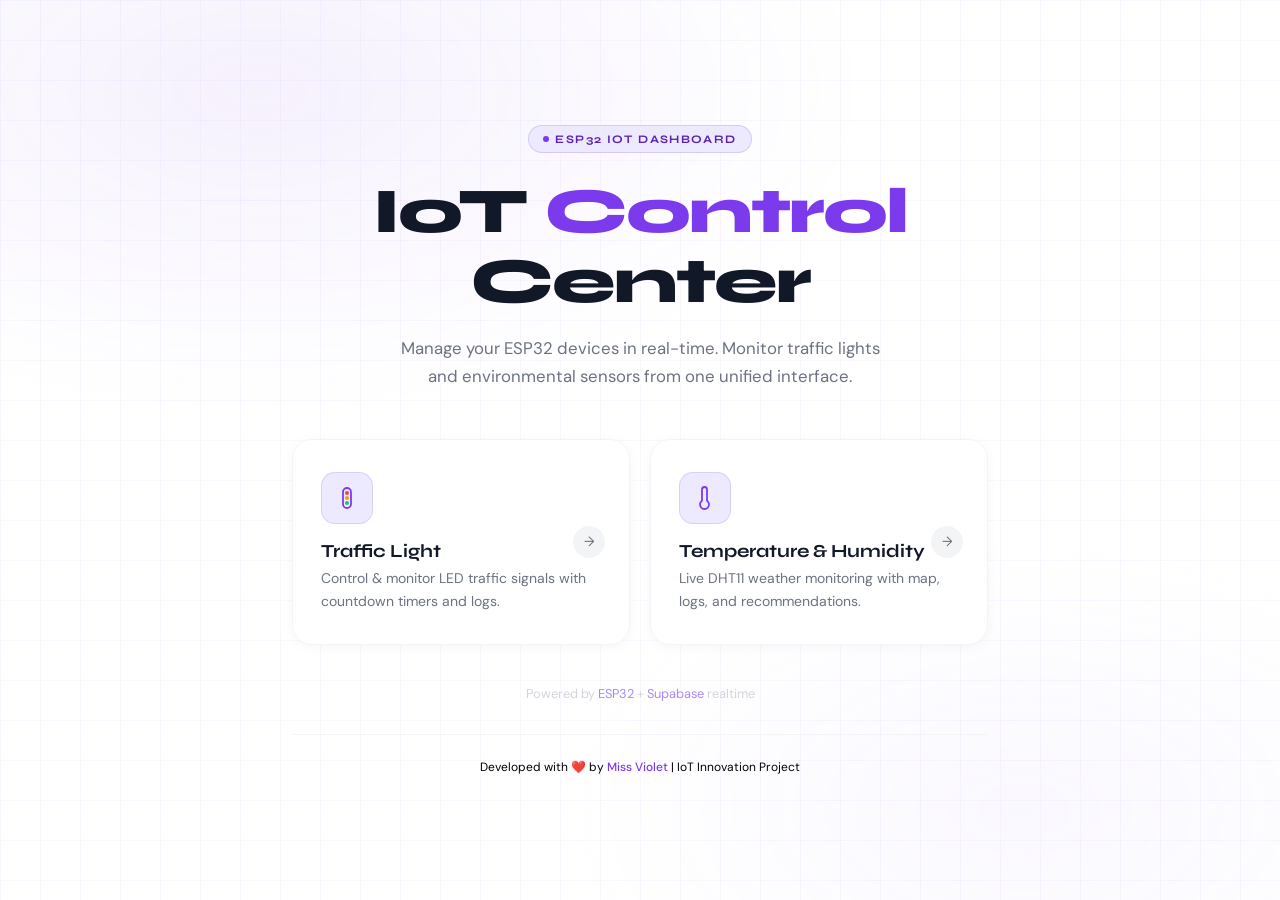
<file: index.html>
<!DOCTYPE html>
<html lang="en">

<head>
    <meta charset="UTF-8" />
    <meta name="viewport" content="width=device-width, initial-scale=1.0" />
    <title>IoT Control Center</title>
    <link
        href="https://fonts.googleapis.com/css2?family=Syne:wght@400;600;700;800&family=DM+Sans:wght@300;400;500&display=swap"
        rel="stylesheet" />
    <style>
        *,
        *::before,
        *::after {
            box-sizing: border-box;
            margin: 0;
            padding: 0;
        }

        :root {
            --purple: #7c3aed;
            --purple-light: #a78bfa;
            --purple-dark: #5b21b6;
            --purple-soft: #ede9fe;
            --white: #ffffff;
            --gray-50: #f9fafb;
            --gray-100: #f3f4f6;
            --gray-300: #d1d5db;
            --gray-500: #6b7280;
            --gray-700: #374151;
            --gray-900: #111827;
        }

        body {
            font-family: 'DM Sans', sans-serif;
            background: var(--white);
            min-height: 100vh;
            display: flex;
            flex-direction: column;
            align-items: center;
            justify-content: center;
            position: relative;
        }

        /* Background pattern */
        body::before {
            content: '';
            position: fixed;
            inset: 0;
            background:
                radial-gradient(ellipse 80% 60% at 20% 10%, rgba(124, 58, 237, 0.07) 0%, transparent 60%),
                radial-gradient(ellipse 60% 50% at 80% 90%, rgba(167, 139, 250, 0.06) 0%, transparent 60%);
            pointer-events: none;
        }

        .grid-bg {
            position: fixed;
            inset: 0;
            background-image:
                linear-gradient(rgba(124, 58, 237, 0.04) 1px, transparent 1px),
                linear-gradient(90deg, rgba(124, 58, 237, 0.04) 1px, transparent 1px);
            background-size: 40px 40px;
            pointer-events: none;
        }

        .container {
            position: relative;
            z-index: 1;
            text-align: center;
            padding: 2rem;
            max-width: 760px;
            width: 100%;
        }

        .badge {
            display: inline-flex;
            align-items: center;
            gap: 6px;
            background: var(--purple-soft);
            color: var(--purple-dark);
            font-family: 'Syne', sans-serif;
            font-size: 0.72rem;
            font-weight: 700;
            letter-spacing: 0.12em;
            text-transform: uppercase;
            padding: 6px 14px;
            border-radius: 100px;
            border: 1px solid rgba(124, 58, 237, 0.18);
            margin-bottom: 1.5rem;
        }

        .badge-dot {
            width: 6px;
            height: 6px;
            background: var(--purple);
            border-radius: 50%;
            animation: pulse-dot 2s ease-in-out infinite;
        }

        @keyframes pulse-dot {

            0%,
            100% {
                opacity: 1;
                transform: scale(1);
            }

            50% {
                opacity: 0.5;
                transform: scale(0.7);
            }
        }

        h1 {
            font-family: 'Syne', sans-serif;
            font-size: clamp(2.4rem, 6vw, 4rem);
            font-weight: 800;
            color: var(--gray-900);
            line-height: 1.1;
            margin-bottom: 1rem;
            letter-spacing: -0.03em;
        }

        h1 span {
            color: var(--purple);
        }

        .subtitle {
            color: var(--gray-500);
            font-size: 1.05rem;
            font-weight: 400;
            line-height: 1.7;
            margin-bottom: 3rem;
            max-width: 480px;
            margin-left: auto;
            margin-right: auto;
        }

        .cards {
            display: grid;
            grid-template-columns: 1fr 1fr;
            gap: 1.25rem;
        }

        .card {
            background: var(--white);
            border: 1.5px solid var(--gray-100);
            border-radius: 20px;
            padding: 2rem 1.75rem;
            text-decoration: none;
            display: flex;
            flex-direction: column;
            align-items: flex-start;
            gap: 1rem;
            position: relative;
            overflow: hidden;
            transition: all 0.28s cubic-bezier(0.34, 1.56, 0.64, 1);
            box-shadow: 0 2px 12px rgba(0, 0, 0, 0.04);
        }

        .card::before {
            content: '';
            position: absolute;
            inset: 0;
            background: linear-gradient(135deg, var(--purple-soft) 0%, transparent 60%);
            opacity: 0;
            transition: opacity 0.3s ease;
        }

        .card:hover {
            transform: translateY(-5px) scale(1.01);
            border-color: var(--purple-light);
            box-shadow: 0 16px 40px rgba(124, 58, 237, 0.14);
        }

        .card:hover::before {
            opacity: 1;
        }

        .card-icon {
            position: relative;
            z-index: 1;
            width: 52px;
            height: 52px;
            background: var(--purple-soft);
            border-radius: 14px;
            display: flex;
            align-items: center;
            justify-content: center;
            font-size: 1.5rem;
            border: 1px solid rgba(124, 58, 237, 0.15);
        }

        .card-content {
            position: relative;
            z-index: 1;
            text-align: left;
        }

        .card-title {
            font-family: 'Syne', sans-serif;
            font-size: 1.15rem;
            font-weight: 700;
            color: var(--gray-900);
            margin-bottom: 0.35rem;
        }

        .card-desc {
            font-size: 0.875rem;
            color: var(--gray-500);
            line-height: 1.6;
        }

        .card-arrow {
            position: absolute;
            right: 1.5rem;
            top: 50%;
            transform: translateY(-50%);
            width: 32px;
            height: 32px;
            background: var(--gray-100);
            border-radius: 50%;
            display: flex;
            align-items: center;
            justify-content: center;
            color: var(--gray-500);
            font-size: 0.85rem;
            transition: all 0.25s ease;
            z-index: 1;
        }

        .card:hover .card-arrow {
            background: var(--purple);
            color: white;
            transform: translateY(-50%) translateX(2px);
        }

        .footer-note {
            margin-top: 2.5rem;
            font-size: 0.8rem;
            color: var(--gray-300);
        }

        .footer-note span {
            color: var(--purple-light);
        }

        /* Developer footer */
        .developer-footer {
            margin-top: 2rem;
            padding-top: 1.5rem;
            border-top: 1px solid var(--gray-100);
            text-align: center;
            font-size: 0.75rem;
            color: var(--gray-400);
        }

        .developer-footer .heart {
            color: #ef4444;
            display: inline-block;
            animation: heartBeat 1.2s ease-in-out infinite;
        }

        @keyframes heartBeat {

            0%,
            100% {
                transform: scale(1);
            }

            50% {
                transform: scale(1.12);
            }
        }

        .developer-footer a {
            color: var(--purple);
            text-decoration: none;
            font-weight: 500;
            transition: color 0.2s ease;
        }

        .developer-footer a:hover {
            color: var(--purple-dark);
            text-decoration: underline;
        }

        @media (max-width: 540px) {
            .cards {
                grid-template-columns: 1fr;
            }
        }
    </style>
</head>

<body>
    <div class="grid-bg"></div>
    <div class="container">
        <div class="badge">
            <div class="badge-dot"></div>
            ESP32 IoT Dashboard
        </div>
        <h1>IoT <span>Control</span><br />Center</h1>
        <p class="subtitle">Manage your ESP32 devices in real-time. Monitor traffic lights and environmental sensors
            from one unified interface.</p>

        <div class="cards">
            <a href="traffic.html" class="card">
                <div class="card-icon">
                    <svg width="24" height="24" viewBox="0 0 24 24" fill="none" xmlns="http://www.w3.org/2000/svg">
                        <rect x="8" y="2" width="8" height="20" rx="4" stroke="#7c3aed" stroke-width="1.8" />
                        <circle cx="12" cy="7" r="2" fill="#ef4444" />
                        <circle cx="12" cy="12" r="2" fill="#f59e0b" />
                        <circle cx="12" cy="17" r="2" fill="#22c55e" />
                    </svg>
                </div>
                <div class="card-content">
                    <div class="card-title">Traffic Light</div>
                    <div class="card-desc">Control & monitor LED traffic signals with countdown timers and logs.</div>
                </div>
                <div class="card-arrow">→</div>
            </a>

            <a href="temperature.html" class="card">
                <div class="card-icon">
                    <svg width="24" height="24" viewBox="0 0 24 24" fill="none" xmlns="http://www.w3.org/2000/svg">
                        <path d="M14 14.76V3.5a2.5 2.5 0 0 0-5 0v11.26a4.5 4.5 0 1 0 5 0z" stroke="#7c3aed"
                            stroke-width="1.8" stroke-linecap="round" stroke-linejoin="round" />
                    </svg>
                </div>
                <div class="card-content">
                    <div class="card-title">Temperature & Humidity</div>
                    <div class="card-desc">Live DHT11 weather monitoring with map, logs, and recommendations.</div>
                </div>
                <div class="card-arrow">→</div>
            </a>
        </div>

        <p class="footer-note">Powered by <span>ESP32</span> + <span>Supabase</span> realtime</p>

        <div class="developer-footer">
            <span>Developed with <span class="heart">❤️</span> by <a href="https://github.com/MissViolet88/LEDandTEMP" target="_blank">Miss Violet</a> | IoT
                Innovation Project</span>
        </div>
    </div>
</body>

</html>
</file>
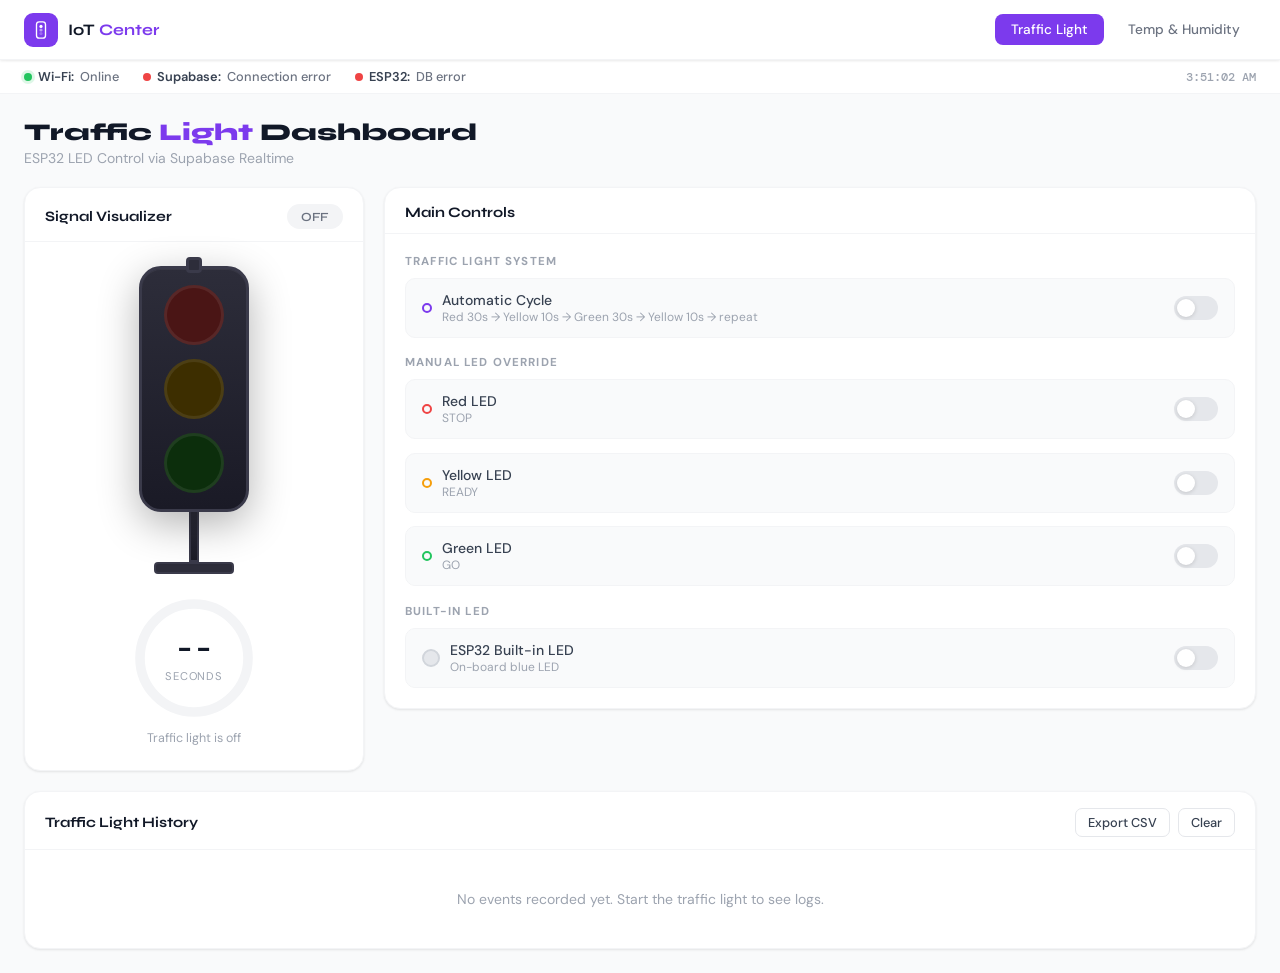
<file: traffic.html>
<!DOCTYPE html>
<html lang="en">

<head>
  <meta charset="UTF-8" />
  <meta name="viewport" content="width=device-width, initial-scale=1.0, user-scalable=yes" />
  <title>Traffic Light Dashboard — Real‑time Status</title>
  <link
    href="https://fonts.googleapis.com/css2?family=Syne:wght@400;600;700;800&family=DM+Mono:wght@400;500&family=DM+Sans:wght@300;400;500;600&display=swap"
    rel="stylesheet" />
    <link rel="stylesheet" href="traffic.css">
</head>

<body>

  <nav class="topnav">
    <a href="index.html" class="nav-brand">
      <div class="nav-logo"><svg viewBox="0 0 20 20" fill="none">
          <rect x="5" y="1" width="10" height="18" rx="3" stroke="white" stroke-width="1.5" />
          <circle cx="10" cy="6" r="1.8" fill="white" />
          <circle cx="10" cy="10" r="1.8" fill="white" opacity="0.5" />
          <circle cx="10" cy="14" r="1.8" fill="white" opacity="0.25" />
        </svg></div>
      <span class="nav-title">IoT <span>Center</span></span>
    </a>
    <div class="nav-links"><a href="#" class="nav-btn active">Traffic Light</a><a href="temperature.html" class="nav-btn inactive">Temp
        & Humidity</a></div>
  </nav>

  <div class="status-bar">
    <div class="status-item">
      <div class="status-dot connecting" id="sb-wifi-dot"></div><span class="status-label">Wi-Fi:</span><span
        id="sb-wifi-text">Checking...</span>
    </div>
    <div class="status-item">
      <div class="status-dot connecting" id="sb-db-dot"></div><span class="status-label">Supabase:</span><span
        id="sb-db-text">Connecting...</span>
    </div>
    <div class="status-item">
      <div class="status-dot connecting" id="sb-esp-dot"></div><span class="status-label">ESP32:</span><span
        id="sb-esp-text">Waiting...</span>
    </div>
    <div class="status-item" style="margin-left:auto"><span
        style="font-family:'DM Mono',monospace;font-size:0.78rem;color:var(--gray-400)" id="sb-time">--:--:--</span>
    </div>
  </div>

  <div class="main-wrap">
    <div class="page-header">
      <div>
        <div class="page-title">Traffic <span>Light</span> Dashboard</div>
        <div class="page-subtitle">ESP32 LED Control via Supabase Realtime</div>
      </div>
    </div>
    <div style="display:flex;flex-direction:column;gap:1.25rem;">
      <div class="card">
        <div class="card-header"><span class="card-title-sm">Signal Visualizer</span><span class="phase-badge off"
            id="phase-badge">OFF</span></div>
        <div class="tl-visual-wrap">
          <div class="tl-housing">
            <div class="tl-bulb red-off" id="bulb-red"></div>
            <div class="tl-bulb yellow-off" id="bulb-yellow"></div>
            <div class="tl-bulb green-off" id="bulb-green"></div>
          </div>
          <div class="tl-post"></div>
          <div class="tl-base"></div>
          <div class="countdown-wrap">
            <div class="countdown-ring-container"><svg viewBox="0 0 100 100">
                <circle class="countdown-ring-bg" cx="50" cy="50" r="45" />
                <circle class="countdown-ring-progress" id="ring-progress" cx="50" cy="50" r="45" />
              </svg>
              <div class="countdown-center">
                <div class="countdown-number" id="countdown-num">--</div>
                <div class="countdown-label">seconds</div>
              </div>
            </div>
            <div style="font-size:0.78rem;color:var(--gray-400);text-align:center;margin-top:4px"
              id="countdown-phase-label">Traffic light is off</div>
          </div>
        </div>
      </div>
    </div>
    <div class="right-col">
      <div class="card">
        <div class="card-header"><span class="card-title-sm">Main Controls</span></div>
        <div class="card-body">
          <div class="controls-grid">
            <div class="control-section-label">Traffic Light System</div>
            <div class="control-row" id="row-tl-auto">
              <div class="control-row-info">
                <div class="control-indicator ci-purple" id="ci-auto"></div>
                <div>
                  <div class="control-label">Automatic Cycle</div>
                  <div class="control-sublabel">Red 30s → Yellow 10s → Green 30s → Yellow 10s → repeat</div>
                </div>
              </div><label class="toggle-switch"><input type="checkbox" id="toggle-auto" />
                <div class="toggle-track"></div>
              </label>
            </div>
            <div class="control-section-label" style="margin-top:0.25rem">Manual LED Override</div>
            <div class="control-row" id="row-led-red">
              <div class="control-row-info">
                <div class="control-indicator ci-red" id="ci-red"></div>
                <div>
                  <div class="control-label">Red LED</div>
                  <div class="control-sublabel">STOP</div>
                </div>
              </div><label class="toggle-switch"><input type="checkbox" id="toggle-red" />
                <div class="toggle-track"></div>
              </label>
            </div>
            <div class="control-row" id="row-led-yellow">
              <div class="control-row-info">
                <div class="control-indicator ci-yellow" id="ci-yellow"></div>
                <div>
                  <div class="control-label">Yellow LED</div>
                  <div class="control-sublabel">READY</div>
                </div>
              </div><label class="toggle-switch"><input type="checkbox" id="toggle-yellow" />
                <div class="toggle-track"></div>
              </label>
            </div>
            <div class="control-row" id="row-led-green">
              <div class="control-row-info">
                <div class="control-indicator ci-green" id="ci-green"></div>
                <div>
                  <div class="control-label">Green LED</div>
                  <div class="control-sublabel">GO</div>
                </div>
              </div><label class="toggle-switch"><input type="checkbox" id="toggle-green" />
                <div class="toggle-track"></div>
              </label>
            </div>
            <div class="control-section-label" style="margin-top:0.25rem">Built-in LED</div>
            <div class="control-row" id="row-led-builtin">
              <div class="control-row-info">
                <div class="builtin-led-indicator" id="builtin-indicator"></div>
                <div>
                  <div class="control-label">ESP32 Built-in LED</div>
                  <div class="control-sublabel">On-board blue LED</div>
                </div>
              </div><label class="toggle-switch"><input type="checkbox" id="toggle-builtin" />
                <div class="toggle-track"></div>
              </label>
            </div>
          </div>
        </div>
      </div>
    </div>

    <div class="card history-panel">
      <div class="card-header"><span class="card-title-sm">Traffic Light History</span>
        <div class="log-controls"><button class="btn-sm" onclick="exportLogs()">Export CSV</button><button
            class="btn-sm danger" onclick="clearLogs()">Clear</button></div>
      </div>
      <div class="log-list" id="log-list">
        <div class="log-empty">No events recorded yet. Start the traffic light to see logs.</div>
      </div>
    </div>
  </div>

  <script>
    // ---------- SUPABASE CONFIG ----------
    const SUPABASE_URL = 'https://ubuylcmjaswfsphytzkr.supabase.co';
    const SUPABASE_KEY = 'eyJhbGciOiJIUzI1NiIsInR5cCI6IkpXVCJ9.eyJpc3MiOiJzdXBhYmFzZSIsInJlZiI6InVidXlsY21qYXN3ZnNwaHl0emtyIiwicm9sZSI6ImFub24iLCJpYXQiOjE3NzUwMjU5MjAsImV4cCI6MjA5MDYwMTkyMH0.-Gl_YIGZJB0XZcKnqAvPRnPhc9Ks4gxz2z42xlRtik8';
    const TABLE_CONTROL = 'traffic_control';
    const TABLE_LOGS = 'traffic_logs';
    let supabaseOperational = false;
    let pollInterval = null;
    let logItems = [];
    let activeTimer = null;
    let currentCycle = null;      // { phase, countdown, maxTime, mode }
    let lastKnownControl = null;

    // UI elements
    const sbWifiDot = document.getElementById('sb-wifi-dot');
    const sbWifiText = document.getElementById('sb-wifi-text');
    const sbDbDot = document.getElementById('sb-db-dot');
    const sbDbText = document.getElementById('sb-db-text');
    const sbEspDot = document.getElementById('sb-esp-dot');
    const sbEspText = document.getElementById('sb-esp-text');

    function setStatus(key, state, text) {
      const dot = document.getElementById(`sb-${key}-dot`);
      const span = document.getElementById(`sb-${key}-text`);
      if (dot) dot.className = `status-dot ${state}`;
      if (span) span.textContent = text;
    }

    // Core fetch helper with connection validation
    async function supabaseFetch(path, options = {}) {
      const url = `${SUPABASE_URL}/rest/v1/${path}`;
      const headers = {
        'apikey': SUPABASE_KEY,
        'Authorization': `Bearer ${SUPABASE_KEY}`,
        'Content-Type': 'application/json',
        ...options.headers
      };
      try {
        const res = await fetch(url, { ...options, headers });
        if (!res.ok) throw new Error(`HTTP ${res.status}`);
        const contentType = res.headers.get('content-type');
        if (contentType && contentType.includes('application/json')) return await res.json();
        return null;
      } catch (err) {
        console.warn('[Supabase]', err);
        return null;
      }
    }

    async function testConnection() {
      setStatus('wifi', navigator.onLine ? 'connecting' : 'disconnected', navigator.onLine ? 'Checking...' : 'Offline');
      if (!navigator.onLine) {
        setStatus('wifi', 'disconnected', 'Offline');
        setStatus('db', 'disconnected', 'No network');
        setStatus('esp', 'disconnected', 'Unreachable');
        supabaseOperational = false;
        return false;
      }
      setStatus('wifi', 'connected', 'Online');
      try {
        const test = await supabaseFetch(`${TABLE_CONTROL}?id=eq.1&select=id`, { method: 'GET' });
        if (test && (Array.isArray(test) || test.id)) {
          supabaseOperational = true;
          setStatus('db', 'connected', 'Connected');
          await ensureControlRow();
          return true;
        }
        throw new Error('No data');
      } catch (e) {
        supabaseOperational = false;
        setStatus('db', 'disconnected', 'Connection error');
        return false;
      }
    }

    async function ensureControlRow() {
      const rows = await supabaseFetch(`${TABLE_CONTROL}?id=eq.1`);
      if (!rows || rows.length === 0) {
        await supabaseFetch(TABLE_CONTROL, { method: 'POST', body: JSON.stringify({ id: 1, mode: 'off', led_red: false, led_yellow: false, led_green: false, led_builtin: false }) });
      }
    }

    async function pushControl(update) {
      if (!supabaseOperational) return false;
      await supabaseFetch(`${TABLE_CONTROL}?id=eq.1`, { method: 'PATCH', body: JSON.stringify({ ...update, updated_at: new Date().toISOString() }) });
      return true;
    }

    async function pushLog(color, message) {
      if (!supabaseOperational) return;
      await supabaseFetch(TABLE_LOGS, { method: 'POST', body: JSON.stringify({ color, message, ts: new Date().toISOString() }) });
    }

    async function loadLogsFromDB() {
      if (!supabaseOperational) return;
      const rows = await supabaseFetch(`${TABLE_LOGS}?order=ts.desc&limit=100`);
      if (rows && Array.isArray(rows)) {
        logItems = rows.map(r => ({ color: r.color, message: r.message, ts: new Date(r.ts).toLocaleTimeString() })).reverse();
        renderLogs();
      }
    }

    function addLog(color, message) {
      logItems.push({ color, message, ts: new Date().toLocaleTimeString() });
      renderLogs();
    }

    function renderLogs() {
      const container = document.getElementById('log-list');
      if (logItems.length === 0) { container.innerHTML = '<div class="log-empty">No events recorded yet. Start the traffic light to see logs.</div>'; return; }
      container.innerHTML = [...logItems].reverse().map(l => `<div class="log-item"><div class="log-dot ${l.color}"></div><span class="log-text">${l.message}</span><span class="log-time">${l.ts}</span></div>`).join('');
    }

    function clearLogs() { logItems = []; renderLogs(); }
    function exportLogs() { if (!logItems.length) return alert('No logs'); const csv = ['Timestamp,Color,Message', ...logItems.map(l => `"${l.ts}","${l.color}","${l.message}"`)].join('\n'); const a = document.createElement('a'); a.href = URL.createObjectURL(new Blob([csv], { type: 'text/csv' })); a.download = 'traffic_logs.csv'; a.click(); URL.revokeObjectURL(a.href); }

    // Traffic Light visuals
    function allBulbsOff() { document.getElementById('bulb-red').className = 'tl-bulb red-off'; document.getElementById('bulb-yellow').className = 'tl-bulb yellow-off'; document.getElementById('bulb-green').className = 'tl-bulb green-off'; }
    function applyVisualState(state) {
      allBulbsOff();
      if (state.led_red) document.getElementById('bulb-red').className = 'tl-bulb red-on';
      if (state.led_yellow) document.getElementById('bulb-yellow').className = 'tl-bulb yellow-on';
      if (state.led_green) document.getElementById('bulb-green').className = 'tl-bulb green-on';
      const bi = document.getElementById('builtin-indicator'); bi.className = state.led_builtin ? 'builtin-led-indicator on' : 'builtin-led-indicator';
      document.querySelectorAll('.control-row').forEach(r => r.classList.remove('active-mode'));
      const modeMap = { auto: 'row-tl-auto', led_red: 'row-led-red', led_yellow: 'row-led-yellow', led_green: 'row-led-green', led_builtin: 'row-led-builtin' };
      if (state.mode && modeMap[state.mode]) document.getElementById(modeMap[state.mode])?.classList.add('active-mode');
      const setCI = (id, on) => { const el = document.getElementById(id); if (el) on ? el.classList.add('on') : el.classList.remove('on'); };
      setCI('ci-auto', state.mode === 'auto'); setCI('ci-red', state.led_red); setCI('ci-yellow', state.led_yellow); setCI('ci-green', state.led_green);
    }

    function stopAutoTimer() { if (activeTimer) { clearInterval(activeTimer); activeTimer = null; } currentCycle = null; document.getElementById('phase-badge').className = 'phase-badge off'; document.getElementById('phase-badge').textContent = 'OFF'; document.getElementById('countdown-phase-label').textContent = 'Traffic light is off'; document.getElementById('countdown-num').textContent = '--'; const ring = document.getElementById('ring-progress'); ring.style.strokeDasharray = 283; ring.style.strokeDashoffset = 283; }

    const PHASES = [{ name: 'red', bulb: 'red', duration: 30, label: 'STOP', badgeCls: 'red', desc: 'Red light active — STOP', next: 'yellow_before_green' }, { name: 'yellow_before_green', bulb: 'yellow', duration: 10, label: 'READY', badgeCls: 'yellow', desc: 'Yellow light — Prepare to GO', next: 'green' }, { name: 'green', bulb: 'green', duration: 30, label: 'GO', badgeCls: 'green', desc: 'Green light active — GO', next: 'yellow_before_red' }, { name: 'yellow_before_red', bulb: 'yellow', duration: 10, label: 'READY', badgeCls: 'yellow', desc: 'Yellow light — Prepare to STOP', next: 'red' }];

    function startAutoCycle() {
      stopAutoTimer();
      let phaseIndex = 0; // start red
      function applyPhaseAndTimer(phaseObj, remainingSeconds) {
        allBulbsOff(); document.getElementById(`bulb-${phaseObj.bulb}`).className = `tl-bulb ${phaseObj.bulb}-on`;
        const badge = document.getElementById('phase-badge'); badge.className = `phase-badge ${phaseObj.badgeCls}`; badge.textContent = phaseObj.label;
        document.getElementById('countdown-phase-label').textContent = phaseObj.desc;
        const ring = document.getElementById('ring-progress'); const ringColors = { red: '#ef4444', yellow: '#f59e0b', green: '#22c55e' }; ring.style.stroke = ringColors[phaseObj.bulb];
        currentCycle = { phase: phaseObj.name, countdown: remainingSeconds, maxTime: phaseObj.duration };
        updateRingAndNumber();
        pushControl({ mode: 'auto', led_red: phaseObj.bulb === 'red', led_yellow: phaseObj.bulb === 'yellow', led_green: phaseObj.bulb === 'green', led_builtin: false });
        addLog(phaseObj.bulb, `Auto → ${phaseObj.label} (${phaseObj.duration}s)`);
      }
      function updateRingAndNumber() { if (!currentCycle) return; const num = document.getElementById('countdown-num'); num.textContent = String(currentCycle.countdown).padStart(2, '0'); const circ = 283; const pct = currentCycle.countdown / currentCycle.maxTime; document.getElementById('ring-progress').style.strokeDasharray = circ; document.getElementById('ring-progress').style.strokeDashoffset = circ * (1 - pct); }
      let currentPhaseObj = PHASES[0];
      let remaining = currentPhaseObj.duration;
      applyPhaseAndTimer(currentPhaseObj, remaining);
      activeTimer = setInterval(() => { if (!currentCycle) return; currentCycle.countdown--; updateRingAndNumber(); if (currentCycle.countdown <= 0) { phaseIndex = (phaseIndex + 1) % PHASES.length; currentPhaseObj = PHASES[phaseIndex]; remaining = currentPhaseObj.duration; currentCycle = { phase: currentPhaseObj.name, countdown: remaining, maxTime: currentPhaseObj.duration }; applyPhaseAndTimer(currentPhaseObj, remaining); } }, 1000);
    }

    async function handleToggle(key, value) {
      if (value) { ['auto', 'led_red', 'led_yellow', 'led_green', 'led_builtin'].forEach(k => { if (k !== key) { const el = document.getElementById('toggle-' + k.replace('led_', '')); if (el) el.checked = false; } }); }
      stopAutoTimer();
      const update = { mode: value ? key : 'off', led_red: false, led_yellow: false, led_green: false, led_builtin: false };
      if (value && key !== 'auto') update[key] = true;
      await pushControl(update);
      if (value && key === 'auto') { startAutoCycle(); addLog('info', 'Automatic cycle started — RED first'); pushLog('info', 'Automatic cycle started'); }
      else if (value) { const labelMap = { led_red: 'Manual: Red LED ON', led_yellow: 'Manual: Yellow LED ON', led_green: 'Manual: Green LED ON', led_builtin: 'Built-in LED ON' }; addLog(key.replace('led_', ''), labelMap[key]); pushLog(key.replace('led_', ''), labelMap[key]); }
      else { addLog('system', 'All functions turned off'); pushLog('system', 'All functions turned off'); }
      applyVisualState(update);
    }

    // ESP32 heartbeat polling + status fix (no more stuck "connecting")
    async function pollESPHeartbeat() {
      if (!supabaseOperational) { setStatus('esp', 'disconnected', 'DB offline'); return; }
      try {
        const rows = await supabaseFetch(`${TABLE_CONTROL}?id=eq.1&select=esp_heartbeat`);
        if (!rows || rows.length === 0) { setStatus('esp', 'connecting', 'No data'); return; }
        const heartbeat = rows[0]?.esp_heartbeat;
        if (!heartbeat) { setStatus('esp', 'connecting', 'Waiting for first ping'); return; }
        const diff = Date.now() - new Date(heartbeat).getTime();
        if (diff < 14000) setStatus('esp', 'connected', 'Online');
        else if (diff < 60000) setStatus('esp', 'connecting', `Idle (${Math.round(diff / 1000)}s ago)`);
        else setStatus('esp', 'disconnected', 'Offline');
      } catch (e) { setStatus('esp', 'disconnected', 'Error'); }
    }

    async function syncControlFromDB() {
      if (!supabaseOperational) return;
      const rows = await supabaseFetch(`${TABLE_CONTROL}?id=eq.1`);
      if (!rows || rows.length === 0) return;
      const control = rows[0];
      if (lastKnownControl && JSON.stringify(lastKnownControl) === JSON.stringify(control)) return;
      lastKnownControl = control;
      // sync toggles UI without recursion
      document.getElementById('toggle-auto').checked = (control.mode === 'auto');
      document.getElementById('toggle-red').checked = control.led_red;
      document.getElementById('toggle-yellow').checked = control.led_yellow;
      document.getElementById('toggle-green').checked = control.led_green;
      document.getElementById('toggle-builtin').checked = control.led_builtin;
      if (control.mode !== 'auto') stopAutoTimer();
      else if (control.mode === 'auto' && !activeTimer) startAutoCycle();
      applyVisualState(control);
    }

    // main status refresh: resolves "Connecting, checking, waiting even when connected"
    async function refreshFullStatus() {
      const online = navigator.onLine;
      if (!online) { setStatus('wifi', 'disconnected', 'Offline'); setStatus('db', 'disconnected', 'No network'); setStatus('esp', 'disconnected', 'Unreachable'); supabaseOperational = false; return; }
      setStatus('wifi', 'connected', 'Online');
      const dbOk = await testConnection();
      if (dbOk) { await syncControlFromDB(); await loadLogsFromDB(); await pollESPHeartbeat(); }
      else { setStatus('esp', 'disconnected', 'DB error'); }
    }

    // attach toggle listeners
    document.getElementById('toggle-auto').addEventListener('change', (e) => handleToggle('auto', e.target.checked));
    document.getElementById('toggle-red').addEventListener('change', (e) => handleToggle('led_red', e.target.checked));
    document.getElementById('toggle-yellow').addEventListener('change', (e) => handleToggle('led_yellow', e.target.checked));
    document.getElementById('toggle-green').addEventListener('change', (e) => handleToggle('led_green', e.target.checked));
    document.getElementById('toggle-builtin').addEventListener('change', (e) => handleToggle('led_builtin', e.target.checked));

    // clock
    setInterval(() => { document.getElementById('sb-time').textContent = new Date().toLocaleTimeString(); }, 1000);
    const circ = 2 * Math.PI * 45; document.getElementById('ring-progress').style.strokeDasharray = circ; document.getElementById('ring-progress').style.strokeDashoffset = circ;

    // start continuous status resolution: every 2.5 seconds accurate status (fixes stale Connecting)
    window.addEventListener('load', async () => { await refreshFullStatus(); setInterval(refreshFullStatus, 2800); });
    window.addEventListener('online', () => refreshFullStatus());
    window.addEventListener('offline', () => { setStatus('wifi', 'disconnected', 'Offline'); setStatus('db', 'disconnected', 'Offline'); setStatus('esp', 'disconnected', 'Offline'); });
  </script>
</body>

</html>
</file>
<file: traffic.css>
/* ============================================
   TRAFFIC LIGHT DASHBOARD - traffic.css
   Theme: White base, Purple accent, Clean UI
   ============================================ */

*,
*::before,
*::after {
    box-sizing: border-box;
    margin: 0;
    padding: 0;
}

@import url('https://fonts.googleapis.com/css2?family=Syne:wght@400;600;700;800&family=DM+Mono:wght@400;500&family=DM+Sans:wght@300;400;500;600&display=swap');

:root {
    --purple: #7c3aed;
    --purple-light: #a78bfa;
    --purple-dark: #5b21b6;
    --purple-soft: #ede9fe;
    --purple-mid: #ddd6fe;
    --white: #ffffff;
    --gray-50: #f9fafb;
    --gray-100: #f3f4f6;
    --gray-200: #e5e7eb;
    --gray-300: #d1d5db;
    --gray-400: #9ca3af;
    --gray-500: #6b7280;
    --gray-700: #374151;
    --gray-900: #111827;
    --red: #ef4444;
    --red-soft: #fef2f2;
    --red-mid: #fee2e2;
    --yellow: #f59e0b;
    --yellow-soft: #fffbeb;
    --yellow-mid: #fef3c7;
    --green: #22c55e;
    --green-soft: #f0fdf4;
    --green-mid: #dcfce7;
    --shadow-sm: 0 1px 3px rgba(0, 0, 0, 0.06), 0 1px 2px rgba(0, 0, 0, 0.04);
    --shadow-md: 0 4px 16px rgba(0, 0, 0, 0.07);
    --shadow-lg: 0 10px 40px rgba(0, 0, 0, 0.08);
    --radius: 16px;
    --radius-sm: 10px;
}

html {
    scroll-behavior: smooth;
}

body {
    font-family: 'DM Sans', sans-serif;
    background: var(--gray-50);
    color: var(--gray-900);
    min-height: 100vh;
}

/* ---- TOP NAV ---- */
.topnav {
    background: var(--white);
    border-bottom: 1.5px solid var(--gray-100);
    padding: 0 1.5rem;
    height: 60px;
    display: flex;
    align-items: center;
    justify-content: space-between;
    position: sticky;
    top: 0;
    z-index: 100;
    box-shadow: var(--shadow-sm);
}

.nav-brand {
    display: flex;
    align-items: center;
    gap: 10px;
    text-decoration: none;
}

.nav-logo {
    width: 34px;
    height: 34px;
    background: var(--purple);
    border-radius: 9px;
    display: flex;
    align-items: center;
    justify-content: center;
}

.nav-logo svg {
    width: 18px;
    height: 18px;
}

.nav-title {
    font-family: 'Syne', sans-serif;
    font-size: 1rem;
    font-weight: 700;
    color: var(--gray-900);
}

.nav-title span {
    color: var(--purple);
}

.nav-links {
    display: flex;
    align-items: center;
    gap: 0.5rem;
}

.nav-btn {
    padding: 7px 16px;
    border-radius: 8px;
    font-size: 0.85rem;
    font-weight: 500;
    font-family: 'DM Sans', sans-serif;
    text-decoration: none;
    border: none;
    cursor: pointer;
    transition: all 0.2s ease;
}

.nav-btn.active {
    background: var(--purple);
    color: white;
}

.nav-btn.inactive {
    background: transparent;
    color: var(--gray-500);
}

.nav-btn.inactive:hover {
    background: var(--gray-100);
    color: var(--gray-900);
}

/* ---- STATUS BAR ---- */
.status-bar {
    background: var(--white);
    border-bottom: 1px solid var(--gray-100);
    padding: 8px 1.5rem;
    display: flex;
    align-items: center;
    gap: 1.5rem;
    flex-wrap: wrap;
}

.status-item {
    display: flex;
    align-items: center;
    gap: 6px;
    font-size: 0.8rem;
    font-weight: 500;
    color: var(--gray-500);
}

.status-dot {
    width: 8px;
    height: 8px;
    border-radius: 50%;
    background: var(--gray-300);
    flex-shrink: 0;
}

.status-dot.connected {
    background: var(--green);
    box-shadow: 0 0 0 3px rgba(34, 197, 94, 0.15);
}

.status-dot.disconnected {
    background: var(--red);
}

.status-dot.connecting {
    background: var(--yellow);
    animation: blink 1.2s ease-in-out infinite;
}

@keyframes blink {

    0%,
    100% {
        opacity: 1;
    }

    50% {
        opacity: 0.3;
    }
}

.status-label {
    font-weight: 600;
    color: var(--gray-700);
}

/* ---- MAIN LAYOUT ---- */
.main-wrap {
    max-width: 1280px;
    margin: 0 auto;
    padding: 1.5rem;
    display: grid;
    grid-template-columns: 340px 1fr;
    grid-template-rows: auto auto 1fr;
    gap: 1.25rem;
}

.page-header {
    grid-column: 1 / -1;
    display: flex;
    align-items: center;
    justify-content: space-between;
    flex-wrap: wrap;
    gap: 1rem;
}

.page-title {
    font-family: 'Syne', sans-serif;
    font-size: 1.5rem;
    font-weight: 800;
    color: var(--gray-900);
}

.page-title span {
    color: var(--purple);
}

.page-subtitle {
    font-size: 0.875rem;
    color: var(--gray-400);
    margin-top: 2px;
}

/* ---- CARD ---- */
.card {
    background: var(--white);
    border-radius: var(--radius);
    border: 1.5px solid var(--gray-100);
    box-shadow: var(--shadow-sm);
    overflow: hidden;
}

.card-header {
    padding: 1rem 1.25rem 0.75rem;
    border-bottom: 1px solid var(--gray-100);
    display: flex;
    align-items: center;
    justify-content: space-between;
}

.card-title-sm {
    font-family: 'Syne', sans-serif;
    font-size: 0.9rem;
    font-weight: 700;
    color: var(--gray-900);
}

.card-body {
    padding: 1.25rem;
}

/* ---- TRAFFIC LIGHT VISUAL ---- */
.tl-visual-wrap {
    display: flex;
    flex-direction: column;
    align-items: center;
    padding: 1.5rem 1.25rem;
}

.tl-housing {
    background: linear-gradient(180deg, #2d2d3a 0%, #1a1a26 100%);
    border-radius: 22px;
    padding: 16px 20px;
    display: flex;
    flex-direction: column;
    gap: 14px;
    border: 3px solid #3a3a4a;
    box-shadow: 0 12px 40px rgba(0, 0, 0, 0.3), inset 0 1px 0 rgba(255, 255, 255, 0.05);
    position: relative;
    width: 110px;
}

.tl-housing::before {
    content: '';
    position: absolute;
    top: -12px;
    left: 50%;
    transform: translateX(-50%);
    width: 16px;
    height: 16px;
    background: #2d2d3a;
    border: 3px solid #3a3a4a;
    border-radius: 4px;
}

.tl-bulb {
    width: 60px;
    height: 60px;
    border-radius: 50%;
    margin: 0 auto;
    position: relative;
    transition: all 0.4s ease;
    border: 3px solid rgba(255, 255, 255, 0.08);
}

.tl-bulb.red-off {
    background: #4a1515;
}

.tl-bulb.yellow-off {
    background: #3d2e00;
}

.tl-bulb.green-off {
    background: #0c2e0c;
}

.tl-bulb.red-on {
    background: radial-gradient(circle at 35% 35%, #ff6b6b, #ef4444, #b91c1c);
    box-shadow: 0 0 20px 6px rgba(239, 68, 68, 0.5), 0 0 50px 10px rgba(239, 68, 68, 0.2);
    border-color: rgba(239, 68, 68, 0.3);
}

.tl-bulb.yellow-on {
    background: radial-gradient(circle at 35% 35%, #fcd34d, #f59e0b, #d97706);
    box-shadow: 0 0 20px 6px rgba(245, 158, 11, 0.5), 0 0 50px 10px rgba(245, 158, 11, 0.2);
    border-color: rgba(245, 158, 11, 0.3);
}

.tl-bulb.green-on {
    background: radial-gradient(circle at 35% 35%, #86efac, #22c55e, #16a34a);
    box-shadow: 0 0 20px 6px rgba(34, 197, 94, 0.5), 0 0 50px 10px rgba(34, 197, 94, 0.2);
    border-color: rgba(34, 197, 94, 0.3);
}

.tl-post {
    width: 10px;
    height: 50px;
    background: linear-gradient(180deg, #2d2d3a, #1a1a26);
    border: 2px solid #3a3a4a;
    margin: 0 auto;
    border-top: none;
}

.tl-base {
    width: 80px;
    height: 12px;
    background: #2d2d3a;
    border: 2px solid #3a3a4a;
    border-radius: 4px;
    margin: 0 auto;
}

/* Countdown ring */
.countdown-wrap {
    margin-top: 1.5rem;
    display: flex;
    flex-direction: column;
    align-items: center;
    gap: 0.5rem;
    width: 100%;
}

.countdown-ring-container {
    position: relative;
    width: 120px;
    height: 120px;
}

.countdown-ring-container svg {
    transform: rotate(-90deg);
    width: 120px;
    height: 120px;
}

.countdown-ring-bg {
    fill: none;
    stroke: var(--gray-100);
    stroke-width: 8;
}

.countdown-ring-progress {
    fill: none;
    stroke: var(--purple);
    stroke-width: 8;
    stroke-linecap: round;
    stroke-dasharray: 283;
    stroke-dashoffset: 0;
    transition: stroke-dashoffset 1s linear, stroke 0.4s ease;
}

.countdown-center {
    position: absolute;
    inset: 0;
    display: flex;
    flex-direction: column;
    align-items: center;
    justify-content: center;
}

.countdown-number {
    font-family: 'DM Mono', monospace;
    font-size: 2rem;
    font-weight: 500;
    color: var(--gray-900);
    line-height: 1;
}

.countdown-label {
    font-size: 0.7rem;
    color: var(--gray-400);
    text-transform: uppercase;
    letter-spacing: 0.08em;
    margin-top: 3px;
}

.phase-badge {
    padding: 5px 14px;
    border-radius: 100px;
    font-size: 0.78rem;
    font-weight: 600;
    font-family: 'Syne', sans-serif;
    letter-spacing: 0.04em;
    text-transform: uppercase;
}

.phase-badge.red {
    background: var(--red-mid);
    color: #b91c1c;
}

.phase-badge.yellow {
    background: var(--yellow-mid);
    color: #92400e;
}

.phase-badge.green {
    background: var(--green-mid);
    color: #15803d;
}

.phase-badge.off {
    background: var(--gray-100);
    color: var(--gray-500);
}

/* ---- CONTROLS ---- */
.controls-grid {
    display: flex;
    flex-direction: column;
    gap: 0.85rem;
}

.control-section-label {
    font-size: 0.72rem;
    font-weight: 700;
    letter-spacing: 0.1em;
    text-transform: uppercase;
    color: var(--gray-400);
    margin-bottom: -0.3rem;
}

.control-row {
    display: flex;
    align-items: center;
    justify-content: space-between;
    gap: 0.75rem;
    padding: 0.75rem 1rem;
    background: var(--gray-50);
    border-radius: var(--radius-sm);
    border: 1.5px solid var(--gray-100);
    transition: border-color 0.2s ease;
}

.control-row.active-mode {
    border-color: var(--purple-light);
    background: var(--purple-soft);
}

.control-row-info {
    display: flex;
    align-items: center;
    gap: 10px;
    flex: 1;
    min-width: 0;
}

.control-indicator {
    width: 10px;
    height: 10px;
    border-radius: 50%;
    flex-shrink: 0;
    border: 2px solid currentColor;
}

.ci-red {
    color: var(--red);
    background: transparent;
}

.ci-yellow {
    color: var(--yellow);
    background: transparent;
}

.ci-green {
    color: var(--green);
    background: transparent;
}

.ci-purple {
    color: var(--purple);
    background: transparent;
}

.ci-gray {
    color: var(--gray-300);
    background: transparent;
}

.ci-red.on {
    background: var(--red);
}

.ci-yellow.on {
    background: var(--yellow);
}

.ci-green.on {
    background: var(--green);
}

.ci-purple.on {
    background: var(--purple);
}

.control-label {
    font-size: 0.875rem;
    font-weight: 500;
    color: var(--gray-700);
    white-space: nowrap;
    overflow: hidden;
    text-overflow: ellipsis;
}

.control-sublabel {
    font-size: 0.75rem;
    color: var(--gray-400);
}

/* Toggle Switch */
.toggle-switch {
    position: relative;
    width: 44px;
    height: 24px;
    flex-shrink: 0;
}

.toggle-switch input {
    opacity: 0;
    width: 0;
    height: 0;
    position: absolute;
}

.toggle-track {
    position: absolute;
    inset: 0;
    background: var(--gray-200);
    border-radius: 100px;
    cursor: pointer;
    transition: background 0.25s ease;
}

.toggle-track::after {
    content: '';
    position: absolute;
    left: 3px;
    top: 3px;
    width: 18px;
    height: 18px;
    background: white;
    border-radius: 50%;
    transition: transform 0.25s cubic-bezier(0.34, 1.56, 0.64, 1);
    box-shadow: 0 1px 4px rgba(0, 0, 0, 0.15);
}

.toggle-switch input:checked+.toggle-track {
    background: var(--purple);
}

.toggle-switch input:checked+.toggle-track::after {
    transform: translateX(20px);
}

/* ---- HISTORY PANEL ---- */
.history-panel {
    grid-column: 1 / -1;
}

.log-controls {
    display: flex;
    align-items: center;
    gap: 0.5rem;
}

.btn-sm {
    padding: 5px 12px;
    border-radius: 7px;
    font-size: 0.8rem;
    font-weight: 500;
    border: 1.5px solid var(--gray-200);
    background: var(--white);
    color: var(--gray-700);
    cursor: pointer;
    transition: all 0.2s ease;
    font-family: 'DM Sans', sans-serif;
}

.btn-sm:hover {
    border-color: var(--purple);
    color: var(--purple);
}

.btn-sm.danger:hover {
    border-color: var(--red);
    color: var(--red);
}

.log-list {
    max-height: 280px;
    overflow-y: auto;
    scrollbar-width: thin;
    scrollbar-color: var(--gray-200) transparent;
}

.log-list::-webkit-scrollbar {
    width: 4px;
}

.log-list::-webkit-scrollbar-track {
    background: transparent;
}

.log-list::-webkit-scrollbar-thumb {
    background: var(--gray-200);
    border-radius: 2px;
}

.log-item {
    display: flex;
    align-items: center;
    gap: 12px;
    padding: 10px 1.25rem;
    border-bottom: 1px solid var(--gray-100);
    transition: background 0.15s ease;
    animation: slideIn 0.3s ease;
}

@keyframes slideIn {
    from {
        opacity: 0;
        transform: translateX(-8px);
    }

    to {
        opacity: 1;
        transform: translateX(0);
    }
}

.log-item:hover {
    background: var(--gray-50);
}

.log-item:last-child {
    border-bottom: none;
}

.log-dot {
    width: 8px;
    height: 8px;
    border-radius: 50%;
    flex-shrink: 0;
}

.log-dot.red {
    background: var(--red);
}

.log-dot.yellow {
    background: var(--yellow);
}

.log-dot.green {
    background: var(--green);
}

.log-dot.info {
    background: var(--purple);
}

.log-dot.system {
    background: var(--gray-400);
}

.log-text {
    flex: 1;
    font-size: 0.85rem;
    color: var(--gray-700);
}

.log-time {
    font-family: 'DM Mono', monospace;
    font-size: 0.78rem;
    color: var(--gray-400);
    white-space: nowrap;
}

.log-empty {
    padding: 2.5rem 1.25rem;
    text-align: center;
    color: var(--gray-400);
    font-size: 0.875rem;
}

/* Right column stacking */
.right-col {
    display: flex;
    flex-direction: column;
    gap: 1.25rem;
}

/* Built-in LED card indicator */
.builtin-led-indicator {
    width: 18px;
    height: 18px;
    border-radius: 50%;
    background: var(--gray-200);
    flex-shrink: 0;
    border: 2px solid var(--gray-300);
    transition: all 0.3s ease;
}

.builtin-led-indicator.on {
    background: #60a5fa;
    border-color: #3b82f6;
    box-shadow: 0 0 8px 3px rgba(96, 165, 250, 0.4);
}

/* ---- RESPONSIVE ---- */
@media (max-width: 900px) {
    .main-wrap {
        grid-template-columns: 1fr;
    }

    .history-panel {
        grid-column: 1;
    }
}

@media (max-width: 540px) {
    .main-wrap {
        padding: 1rem;
    }

    .status-bar {
        gap: 0.75rem;
    }
}
</file>
